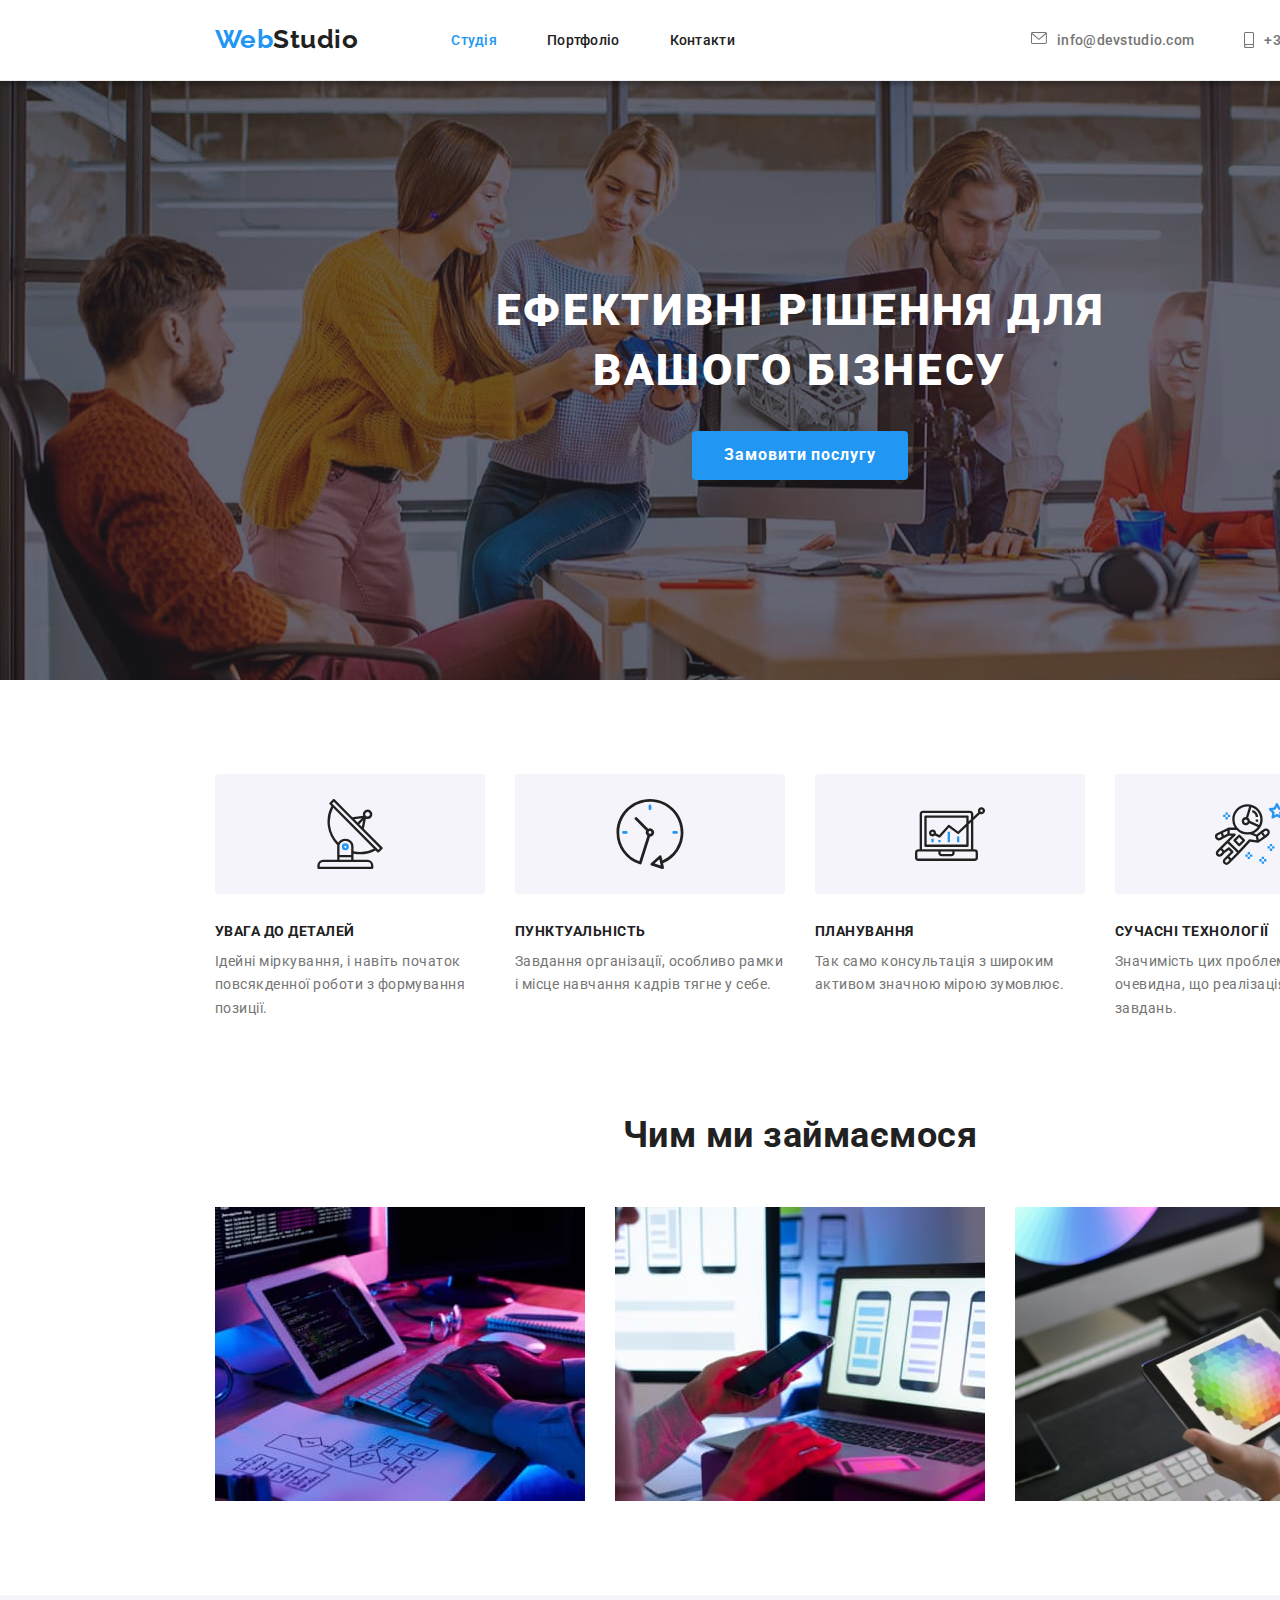
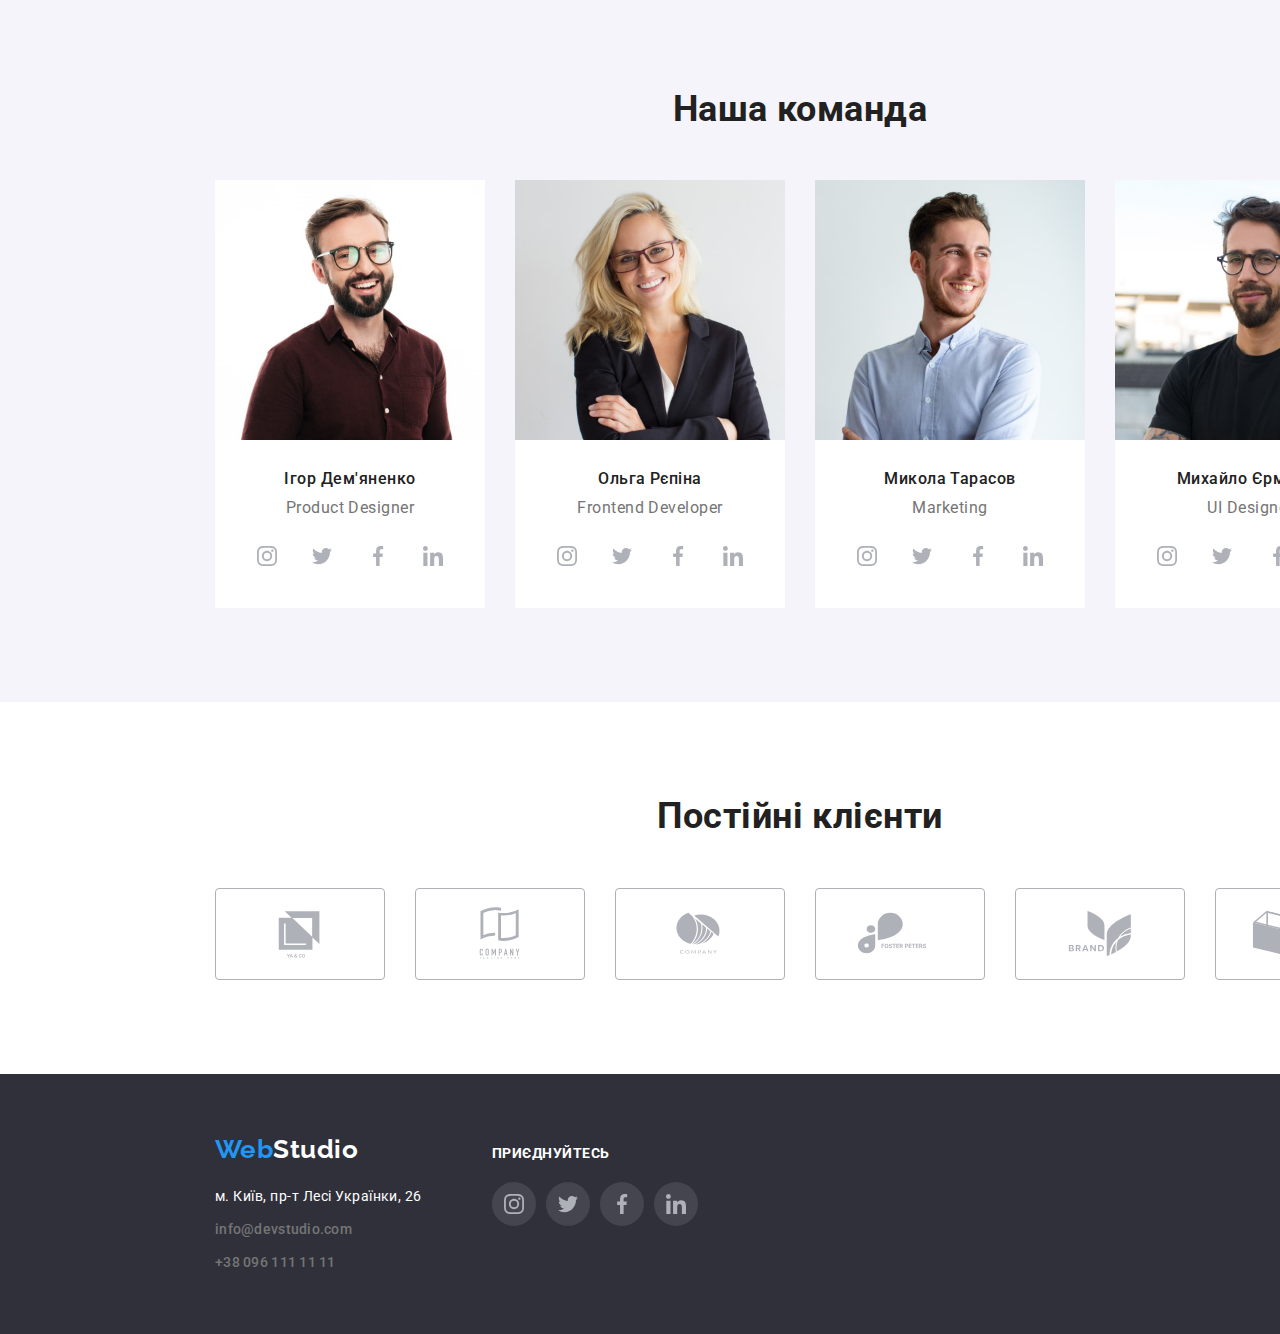
<file: index.html>
<!DOCTYPE html>
<html lang="uk">
  <head>
    <meta charset="UTF-8" />
    <meta http-equiv="X-UA-Compatible" content="IE=edge" />
    <meta name="viewport" content="width=device-width, initial-scale=1.0" />
    <link rel="preconnect" href="https://fonts.googleapis.com" />
    <link rel="preconnect" href="https://fonts.gstatic.com" crossorigin />
    <link
      href="https://fonts.googleapis.com/css2?family=Raleway:wght@700&family=Roboto:wght@400;500;700;900&display=swap"
      rel="stylesheet"
    />
    <link
      rel="stylesheet"
      href="https://cdnjs.cloudflare.com/ajax/libs/modern-normalize/1.0.0/modern-normalize.min.css"
    />
    <link rel="stylesheet" href="./css/styles.css" />
    <title>Студія</title>
  </head>
  <body>
    <!--HEADER-->

    <header class="header">
      <div class="container">
        <nav class="main_nav">
          <a class="logohead" href="./index.html"
            ><span class="logo_web">Web</span>Studio</a
          >
          <ul class="link_nav">
            <li class="link_nav_item">
              <a href="./index.html" class="link current">Студія </a>
            </li>
            <li class="link_nav_item">
              <a href="portfolio.html" class="link">Портфоліо </a>
            </li>
            <li class="link_nav_item">
              <a href="./contacts" class="link">Контакти </a>
            </li>
          </ul>
        </nav>
        <!--Adrress-->
        <ul class="adrress_ul">
          <li>
            <a href="mailto:info@devstudio.com" class="contact-link_head"
              ><svg class="header_icons mail">
                <use href="./image/symbol-defs.svg#icon-mail"></use>
              </svg>
              info@devstudio.com
            </a>
          </li>
          <li>
            <a href="tel:+380961111111" class="contact-link_head"
              ><svg class="header_icons phone">
                <use href="./image/symbol-defs.svg#icon-smartphone"></use>
              </svg>
              +38 096 111 11 11
            </a>
          </li>
        </ul>
      </div>
    </header>

    <!--MAIN-->
    <main>
      <!--Section #1-->
      <section class="section_headline">
        <div class="container">
          <h1 class="main_headline">Ефективні рішення для вашого бізнесу</h1>
          <button class="button_headline">Замовити послугу</button>
        </div>
      </section>

      <!--Section #2-->
      <section class="section_2">
        <div class="container">
          <h2 class="visually_hidden">Наші переваги</h2>
          
          <ul class="our_benefits">
            <li>
              <div class="our_benefits_icon">
                <svg class="s2_li_icon">
                <use href="./image/symbol-defs.svg#icon-antenna"></use>
              </svg>
              </div>
              <h3>Увага до деталей</h3>
              <p>
                Ідейні міркування, і навіть початок повсякденної роботи з
                формування позиції.
              </p>
            </li>

            <li>
              <div class="our_benefits_icon">
                <svg class="s2_li_icon">
                <use href="./image/symbol-defs.svg#icon-clock"></use>
              </svg>
              </div>
              <h3>Пунктуальність</h3>
              <p>
                Завдання організації, особливо рамки і місце навчання кадрів
                тягне у себе.
              </p>
            </li>

            <li>
              <div class="our_benefits_icon">
                <svg class="s2_li_icon">
                <use href="./image/symbol-defs.svg#icon-diagram"></use>
              </svg>
              </div>
              <h3>Планування</h3>
              <p>
                Так само консультація з широким активом значною мірою зумовлює.
              </p>
            </li>

            <li>
              <div class="our_benefits_icon">
                <svg class="s2_li_icon">
                <use href="./image/symbol-defs.svg#icon-astronaut"></use>
              </svg>
              </div>
              <h3>Сучасні технології</h3>
              <p>
                Значимість цих проблем настільки очевидна, що реалізація
                планових завдань.
              </p>
            </li>
          </ul>
        </div>
      </section>

      <!--Section #3-->
      <section class="section_3">
        <div class="container">
          <h2 class="section_title">Чим ми займаємося</h2>
          <ul class="ul_section_3">
            <li class="ul_section_3_item">
              <img
                src="./image/boxlaptop.jpg"
                alt="Людина працює з комп'ютером"
                width="370"
                height="294"
              />
            </li>
            <li class="ul_section_3_item">
              <img
                src="./image/imgphone.jpg"
                alt="Людина працює з телефоном"
                width="370"
                height="294"
              />
            </li>
            <li class="ul_section_3_item">
              <img
                src="./image/imgpad.jpg"
                alt="Людина працює з тачпадом"
                width="370"
                height="294"
              />
            </li>
          </ul>
        </div>
      </section>
      <!--Section #4-->
      <section class="section_4">
        <div class="container">
          <h2 class="our_team">Наша команда</h2>
          <ul class="team_list">
            <li class="team_list_item">
              <img
                src="./image/img_igor.jpg"
                alt="Ігор Дем'яненко дизайнер продукту"
                width="270"
                height="260"
              />
              <div>
                <h3>Ігор Дем'яненко</h3>
                <p>Product Designer</p>
                <ul class="our_team_socials">
                  <li>
                    <a href="www.instagram.com/accounts/login/">
                      <svg class="icon" width="44" height="44">
                        <use href="./image/symbol-defs.svg#icon-insta"></use>
                      </svg>
                    </a>
                  </li>
                  <li>
                    <a href="https://twitter.com/intent/tweet">
                      <svg class="icon" width="44" height="44">
                        <use href="./image/symbol-defs.svg#icon-twitter"></use>
                      </svg>
                    </a>
                  </li>
                  <li>
                    <a href="https://www.facebook.com/login/">
                      <svg class="icon" width="44" height="44">
                        <use href="./image/symbol-defs.svg#icon-facebook"></use>
                      </svg>
                    </a>
                  </li>
                  <li>
                    <a href="https://www.linkedin.com/login/ru">
                      <svg class="icon" width="44" height="44">
                        <use href="./image/symbol-defs.svg#icon-linkedin"></use>
                      </svg>
                    </a>
                  </li>
                </ul>
              </div>
            </li>
            <li class="team_list_item">
              <img
                src="./image/img_olga.jpg"
                alt="Ольга Рєпіна Розробник інтерфейсу"
                width="270"
                height="260"
              />
              <div>
                <h3>Ольга Рєпіна</h3>
                <p>Frontend Developer</p>
                <ul class="our_team_socials">
                  <li>
                    <a href="www.instagram.com/accounts/login/">
                      <svg class="icon" width="44" height="44">
                        <use href="./image/symbol-defs.svg#icon-insta"></use>
                      </svg>
                    </a>
                  </li>
                  <li>
                    <a href="https://twitter.com/intent/tweet">
                      <svg class="icon" width="44" height="44">
                        <use href="./image/symbol-defs.svg#icon-twitter"></use>
                      </svg>
                    </a>
                  </li>
                  <li>
                    <a href="https://www.facebook.com/login/">
                      <svg class="icon" width="44" height="44">
                        <use href="./image/symbol-defs.svg#icon-facebook"></use>
                      </svg>
                    </a>
                  </li>
                  <li>
                    <a href="https://www.linkedin.com/login/ru">
                      <svg class="icon" width="44" height="44">
                        <use href="./image/symbol-defs.svg#icon-linkedin"></use>
                      </svg>
                    </a>
                  </li>
                </ul>
              </div>
            </li>
            <li class="team_list_item">
              <img
                src="./image/img_mukola.jpg"
                alt="Микола Тарасов Маркетинг"
                width="270"
                height="260"
              />
              <div>
                <h3>Микола Тарасов</h3>
                <p>Marketing</p>
                <ul class="our_team_socials">
                  <li>
                    <a href="www.instagram.com/accounts/login/">
                      <svg class="icon" width="44" height="44">
                        <use href="./image/symbol-defs.svg#icon-insta"></use>
                      </svg>
                    </a>
                  </li>
                  <li>
                    <a href="https://twitter.com/intent/tweet">
                      <svg class="icon" width="44" height="44">
                        <use href="./image/symbol-defs.svg#icon-twitter"></use>
                      </svg>
                    </a>
                  </li>
                  <li>
                    <a href="https://www.facebook.com/login/">
                      <svg class="icon" width="44" height="44">
                        <use href="./image/symbol-defs.svg#icon-facebook"></use>
                      </svg>
                    </a>
                  </li>
                  <li>
                    <a href="https://www.linkedin.com/login/ru">
                      <svg class="icon" width="44" height="44">
                        <use href="./image/symbol-defs.svg#icon-linkedin"></use>
                      </svg>
                    </a>
                  </li>
                </ul>
              </div>
            </li>
            <li class="team_list_item">
              <img
                src="./image/img_michailo.jpg"
                alt="Михайло Єрмаков Дизайнер інтерфейсу користувача"
                width="270"
                height="260"
              />
              <div>
                <h3>Михайло Єрмаков</h3>
                <p>UI Designer</p>
                <ul class="our_team_socials">
                  <li>
                    <a href="www.instagram.com/accounts/login/">
                      <svg class="icon" width="44" height="44">
                        <use href="./image/symbol-defs.svg#icon-insta"></use>
                      </svg>
                    </a>
                  </li>
                  <li>
                    <a href="https://twitter.com/intent/tweet">
                      <svg class="icon" width="44" height="44">
                        <use href="./image/symbol-defs.svg#icon-twitter"></use>
                      </svg>
                    </a>
                  </li>
                  <li>
                    <a href="https://www.facebook.com/login/">
                      <svg class="icon" width="44" height="44">
                        <use href="./image/symbol-defs.svg#icon-facebook"></use>
                      </svg>
                    </a>
                  </li>
                  <li>
                    <a href="https://www.linkedin.com/login/ru">
                      <svg class="icon" width="44" height="44">
                        <use href="./image/symbol-defs.svg#icon-linkedin"></use>
                      </svg>
                    </a>
                  </li>
                </ul>
              </div>
            </li>
          </ul>
        </div>
      </section>

      <!--Section #5-->
      <section class="section_5">
        <div class="container">
          <h2 class="s5_headline">Постійні клієнти</h2>
          <ul class="s5_partners">
            <li>
              <a href=""
                ><svg class="s5_partners_icons">
                  <use href="./image/symbol-defs.svg#icon-Logo1"></use>
                </svg>
              </a>
            </li>
            <li>
              <a href="">
                <svg class="s5_partners_icons">
                  <use href="./image/symbol-defs.svg#icon-Logo2"></use>
                </svg>
              </a>
            </li>
            <li>
              <a href="">
                <svg class="s5_partners_icons">
                  <use href="./image/symbol-defs.svg#icon-Logo3"></use>
                </svg>
              </a>
            </li>
            <li>
              <a href="">
                <svg class="s5_partners_icons">
                  <use href="./image/symbol-defs.svg#icon-Logo4"></use>
                </svg>
              </a>
            </li>
            <li>
              <a href="">
                <svg class="s5_partners_icons">
                  <use href="./image/symbol-defs.svg#icon-Logo5"></use>
                </svg>
              </a>
            </li>
            <li>
              <a href="">
                <svg class="s5_partners_icons">
                  <use href="./image/symbol-defs.svg#icon-Logo6"></use>
                </svg>
              </a>
            </li>
          </ul>
        </div>
      </section>
    </main>

    <!--FOOTER-->
    <footer class="footer_main">
      <div class="container">
        <div class="foot_adrress_block">
          <a href="./index.html" class="footer_logo">
            <span class="footer_web">Web</span>Studio
          </a>
          <address>
            <ul class="adrress_ul_foot">
              <li>
                <a
                  href="https://goo.gl/maps/CPtrU1FHBa2aNyZL9"
                  target="_blank"
                  rel="noopener noreferrer nofollow"
                  class="footer_link"
                  >м. Київ, пр-т Лесі Українки, 26
                </a>
              </li>
              <li>
                <a href="mailto:info@devstudio.com" class="contact-link_f"
                  >info@devstudio.com</a
                >
              </li>
              <li>
                <a href="tel:+380961111111" class="contact-link_f"
                  >+38 096 111 11 11</a
                >
              </li>
            </ul>
          </address>
        </div>
        <div class="joinus_block">
          <p class="joinus_text">Приєднуйтесь</p>
          <ul class="joinus_socials">
                  <li>
                    <a href="www.instagram.com/accounts/login/">
                      <svg class="icon" width="44" height="44">
                        <use href="./image/symbol-defs.svg#icon-insta"></use>
                      </svg>
                    </a>
                  </li>
                  <li>
                    <a href="https://twitter.com/intent/tweet">
                      <svg class="icon" width="44" height="44">
                        <use href="./image/symbol-defs.svg#icon-twitter"></use>
                      </svg>
                    </a>
                  </li>
                  <li>
                    <a href="https://www.facebook.com/login/">
                      <svg class="icon" width="44" height="44">
                        <use href="./image/symbol-defs.svg#icon-facebook"></use>
                      </svg>
                    </a>
                  </li>
                  <li>
                    <a href="https://www.linkedin.com/login/ru">
                      <svg class="icon" width="44" height="44">
                        <use href="./image/symbol-defs.svg#icon-linkedin"></use>
                      </svg>
                    </a>
                  </li>
                </ul>
              </div>
            </li>
          </ul>
        </div>
      </div>
    </footer>
  </body>
</html>
</file>
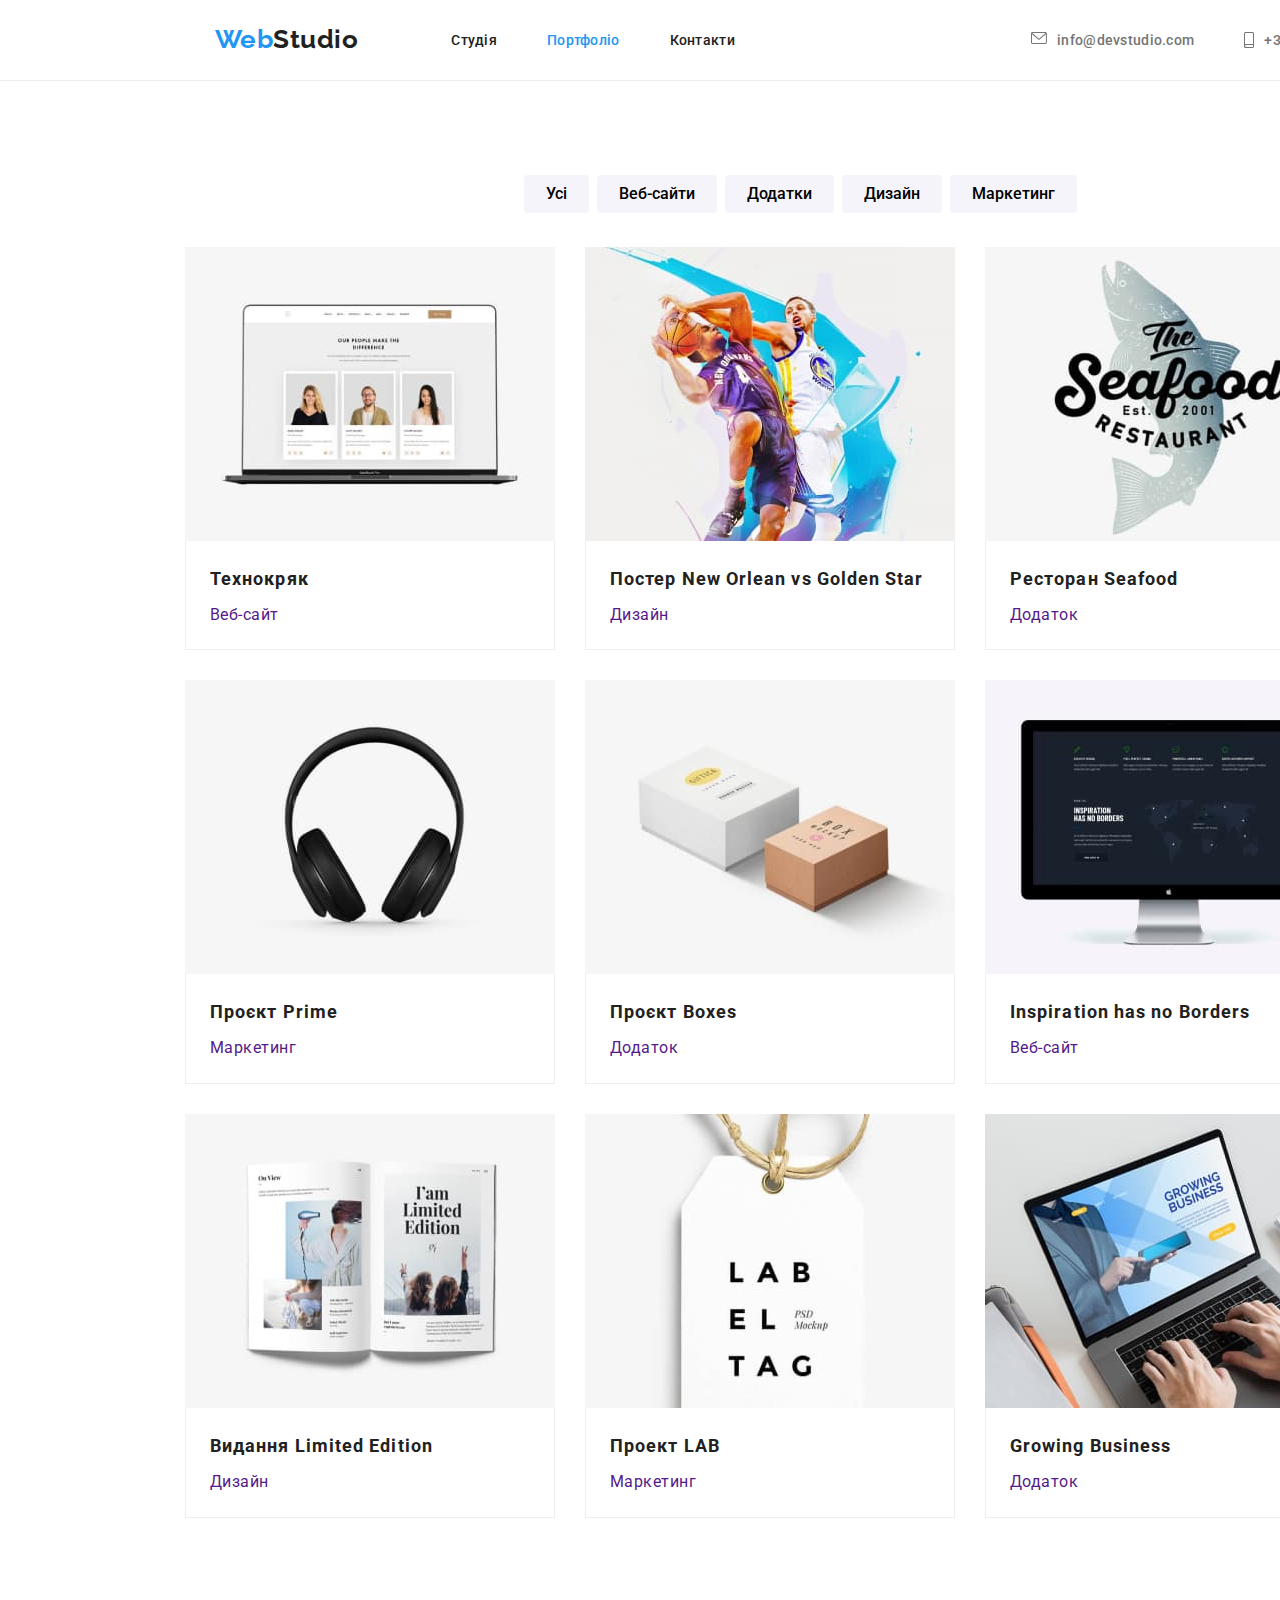
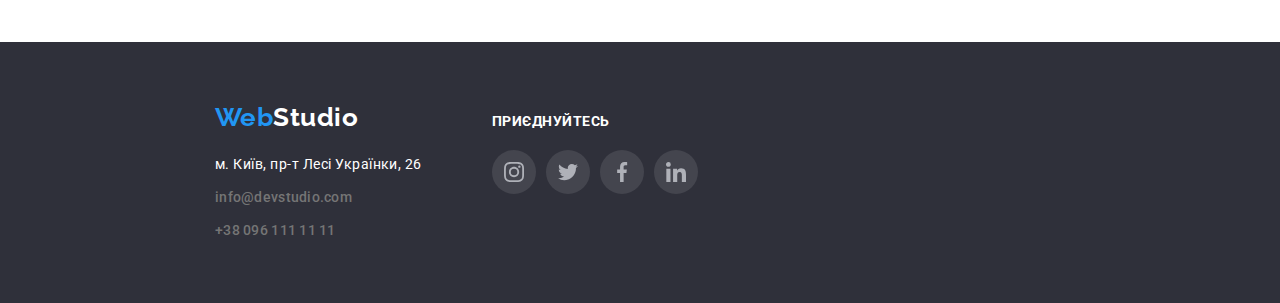
<file: portfolio.html>
<!DOCTYPE html>
<html lang="uk">
  <head>
    <meta charset="UTF-8" />
    <meta http-equiv="X-UA-Compatible" content="IE=edge" />
    <meta name="viewport" content="width=device-width, initial-scale=1.0" />
    <link rel="preconnect" href="https://fonts.googleapis.com" />
    <link rel="preconnect" href="https://fonts.gstatic.com" crossorigin />
    <link
      href="https://fonts.googleapis.com/css2?family=Raleway:wght@700&family=Roboto:wght@400;500;700;900&display=swap"
      rel="stylesheet"
    />
    <link
      rel="stylesheet"
      href="https://cdnjs.cloudflare.com/ajax/libs/modern-normalize/1.0.0/modern-normalize.min.css"
    />
    <link rel="stylesheet" href="./css/styles.css" />
    <title>Портфоліо</title>
  </head>

  <body>

    <!--HEADER-->
     <header class="header">
      <div class="container">
        <nav class="main_nav">
          <a class="logohead" href="./index.html"
            ><span class="logo_web">Web</span>Studio</a
          >
          <ul class="link_nav">
            <li class="link_nav_item">
              <a href="./index.html" class="link">Студія </a>
            </li>
            <li class="link_nav_item">
              <a href="portfolio.html" class="link current">Портфоліо </a>
            </li>
            <li class="link_nav_item">
              <a href="./contacts" class="link">Контакти </a>
            </li>
          </ul>
        </nav>
        <!--Adrress-->
        <ul class="adrress_ul">
          <li>
            <a href="mailto:info@devstudio.com" class="contact-link_head"
              ><svg class="header_icons mail">
                <use href="./image/symbol-defs.svg#icon-mail"></use>
              </svg>
              info@devstudio.com
            </a>
          </li>
          <li>
            <a href="tel:+380961111111" class="contact-link_head"
              ><svg class="header_icons phone">
                <use href="./image/symbol-defs.svg#icon-smartphone"></use>
              </svg>
              +38 096 111 11 11
            </a>
          </li>
        </ul>
      </div>
    </header>

    <!--MAIN-->
    <main>
      <!--MAIN BUTTONS-->
      <section class="section_portf_btn">
        <div class="container">
          <h1 class="visually_hidden">Портфоліо</h1>
          <ul class="pf_btn">
            <li>
              <button type="button" class="portfolio_buttons">Усі</button>
            </li>
            <li>
              <button type="button" class="portfolio_buttons">Веб-сайти</button>
            </li>
            <li>
              <button type="button" class="portfolio_buttons">Додатки</button>
            </li>
            <li>
              <button type="button" class="portfolio_buttons">Дизайн</button>
            </li>
            <li>
              <button type="button" class="portfolio_buttons">Маркетинг</button>
            </li>
          </ul>

          <!--MAIN IMG-->
          <ul class="our_jobs">
            <li>
              <a class="our_jobs_link" href=""> 
                <img
                src="./image/imglaptop(1).jpg"
                alt="Люди на моніторі ноутбука"
                width="370"
                height="294"
              />
              <div>
                <h2>Технокряк</h2>
                <p>Веб-сайт</p>
              </div>
              </a>
              
            </li>
            <li>
              <a class="our_jobs_link" href="">
                <img
                src="./image/imgbasket(1).jpg"
                alt="Люди грають в баскетбол"
                width="370"
                height="294"
              />
              <div>
                <h2>Постер New Orlean vs Golden Star</h2>
                <p>Дизайн</p>
              </div>
              </a>
              
            </li>
            <li>
              <a class="our_jobs_link" href="">
                <img
                src="./image/imgseafood(1).jpg"
                alt="Логотип ресторану Морська Їжа"
                width="370"
                height="294"
              />
              <div>
                <h2>Ресторан Seafood</h2>
                <p>Додаток</p>
              </div>
              </a>
              
            </li>
            <li>
              <a class="our_jobs_link" href="">
                <img
                src="./image/imgheadphones(1).jpg"
                alt="Чорні навушники"
                width="370"
                height="294"
              />
              <div>
                <h2>Проєкт Prime</h2>
                <p>Маркетинг</p>
              </div>
              </a>
              
            </li>
            <li>
              <a class="our_jobs_link" href="">
                <img
                src="./image/imgprojectbox(1).jpg"
                alt="Дві коробки з проектами"
                width="370"
                height="294"
              />
              <div>
                <h2>Проєкт Boxes</h2>
                <p>Додаток</p>
              </div>
              </a>
              
            </li>
            <li>
              <a class="our_jobs_link" href="">
                <img
                src="./image/imgmacohno(1).jpg"
                alt="Інформація на моніторі"
                width="370"
                height="294"
              />
              <div>
                <h2>Inspiration has no Borders</h2>
                <p>Веб-сайт</p>
              </div>
              </a>
              
            </li>
            <li>
              <a class="our_jobs_link" href="">
                <img
                src="./image/imgbook(1).jpg"
                alt="Книга з рекламою"
                width="370"
                height="294"
              />
              <div>
                <h2>Видання Limited Edition</h2>
                <p>Дизайн</p>
              </div>
              </a>
              
            </li>
            <li>
              <a class="our_jobs_link" href="">
                <img
                src="./image/imglabel(1).jpg"
                alt="Етикетка"
                width="370"
                height="294"
              />
              <div>
                <h2>Проект LAB</h2>
                <p>Маркетинг</p>
              </div>
              </a>
              
            </li>
            <li>
              <a class="our_jobs_link" href="">
                <img
                src="./image/imgsmallpc(1).jpg"
                alt="Людина працює на ноутбуці"
                width="370"
                height="294"
              />
              <div>
                <h2>Growing Business</h2>
                <p>Додаток</p>
              </div>
              </a>
              
            </li>
          </ul>
        </div>
      </section>
    </main>

    <!--FOOTER-->
    <footer class="footer_main">
      <div class="container">
        <div class="foot_adrress_block">
          <a href="./index.html" class="footer_logo">
            <span class="footer_web">Web</span>Studio
          </a>
          <address>
            <ul class="adrress_ul_foot">
              <li>
                <a
                  href="https://goo.gl/maps/CPtrU1FHBa2aNyZL9"
                  target="_blank"
                  rel="noopener noreferrer nofollow"
                  class="footer_link"
                  >м. Київ, пр-т Лесі Українки, 26
                </a>
              </li>
              <li>
                <a href="mailto:info@devstudio.com" class="contact-link_f"
                  >info@devstudio.com</a
                >
              </li>
              <li>
                <a href="tel:+380961111111" class="contact-link_f"
                  >+38 096 111 11 11</a
                >
              </li>
            </ul>
          </address>
        </div>
        <div class="joinus_block">
          <p class="joinus_text">Приєднуйтесь</p>
          <ul class="joinus_socials">
                  <li>
                    <a href="www.instagram.com/accounts/login/">
                      <svg class="icon" width="44" height="44">
                        <use href="./image/symbol-defs.svg#icon-insta"></use>
                      </svg>
                    </a>
                  </li>
                  <li>
                    <a href="https://twitter.com/intent/tweet">
                      <svg class="icon" width="44" height="44">
                        <use href="./image/symbol-defs.svg#icon-twitter"></use>
                      </svg>
                    </a>
                  </li>
                  <li>
                    <a href="https://www.facebook.com/login/">
                      <svg class="icon" width="44" height="44">
                        <use href="./image/symbol-defs.svg#icon-facebook"></use>
                      </svg>
                    </a>
                  </li>
                  <li>
                    <a href="https://www.linkedin.com/login/ru">
                      <svg class="icon" width="44" height="44">
                        <use href="./image/symbol-defs.svg#icon-linkedin"></use>
                      </svg>
                    </a>
                  </li>
                </ul>
              </div>
            </li>
          </ul>
        </div>
      </div>
    </footer>
  </body>
</html>
</file>
<file: css/styles.css>
:root {
    --brand_style: #2196f3;
    --color_white: #FFFFFF;
    --color_grey: #757575;
    --color_black: #212121;
    --background_footer: #2F303A;
    --blue_button: #188CE8;
    --background_grey: #F5F4Fa;
    --social_text: #AFB1B8;
}

h1,h2,h3 {
    margin: 0px;
}

p {
    margin: 0px;
}

img {
    display: block;
}


/* --Body-- */

body {
    font-family: 'Roboto', sans-serif;
    color: var(--color_grey);
    background-color: var(--color_white);
    letter-spacing: 0.03em;
    width: 1600px;
}

a {
    text-decoration: none;
}

ul {
    list-style-type: none;
    padding-inline-start: 0px;
    margin: 0px;
}

.visually_hidden {
    position: absolute;
    white-space: nowrap;
    width: 1px;
    height: 1px;
    overflow: hidden;
    border: 0;
    padding: 0;
    clip: rect(0 0 0 0);
    clip-path: inset(50%);
    margin: -1px;
}


.container {
    width: 1200px;
    /*outline: 2px solid red;*/
    margin-left: auto;
    margin-right: auto;
    padding-left: 15px;
    padding-right: 15px;
    
}


/* --Header-- */
.header .container {
    display: flex;
    align-items: center;
}

.header {
    background-color: var(--color_white);
    border-bottom: 1px solid #ECECEC;
}

.main_nav{
    
    display: flex;
    align-items: center;
    margin-right: auto;

    
}
.logohead {
font-family: 'Raleway';
    font-weight: 700;
    font-size: 26px;
    line-height: 1.20;
    color: var(--color_black);
    text-decoration: none;
    cursor: pointer;
    margin-right: 93px;
    padding-top: 24px;
    padding-bottom: 24px;
}

.logo_web {
    color: var(--brand_style);
    
}
.link_nav {
    display: flex;
    margin-right: auto;
    
}

.link_nav  a {
    display: inline-block; 
    font-weight: 500;
    font-size: 14px;
    line-height: 1.15;
    letter-spacing: 0.02em;
    color: var(--color_black);
    cursor: pointer;
    padding: 32px 0 32px 0;
}

.link_nav_item {
    margin-right: 50px;
    
    
}
.link_nav_item:last-child {
    margin-right: 0px;
}



.contact-link_head {
    display: flex;
    font-style: normal;
    font-weight: 500;
    font-size: 14px;
    line-height: 1.15;
    letter-spacing: 0.02em;
    color: var(--color_grey);
    cursor: pointer;
    padding: 32px 0 32px 0;
    
}
.adrress_ul {
    display: flex;
    
}

.adrress_ul li {
    margin-right: 50px;
}

.adrress_ul li:last-child {
    margin-right: 0px;
}


.link:hover,
.link:focus {
    color: var(--brand_style);
}

.contact-link_head:hover,
.contact-link_head:focus {
    color: var(--brand_style);
    
}

.link_nav .link.current {
    color: var(--brand_style);
}


/* HEADER Icons*/
.header_icons {
    margin-right: 10px;
}
.mail {
    width: 16px;
    height: 12px;
    fill: currentColor;
}
.phone {
    width: 10px;
    height: 16px;
    fill: currentColor;
}
.adrress_ul li {
    display: flex;
    align-items: center;
}


/* MAIN*/

/* Section #1*/

.section_headline {
    background: var(--background_grey);
    padding-top: 200px;
    padding-bottom: 200px;
    background-image: linear-gradient(to top,
        rgba(47, 48, 58, 0.4),
        rgba(47, 48, 58, 0.4)),
    url("../image/Hero_img.jpg");
    

    box-shadow: inset 0px 4px 4px rgba(0, 0, 0, 0.25);
}


.main_headline {
    font-weight: 900;
    font-size: 44px;
    line-height: 1.36;
    text-align: center;
    letter-spacing: 0.06em;
    text-transform: uppercase;
    color: var(--color_white);
    width: 700px;
    margin-left: auto;
    margin-right: auto;
    margin-bottom: 30px; 
}

.button_headline {
     
        font-weight: 700;
        font-size: 16px;
        line-height: 1.8;
        align-items: center;
        text-align: center;
        letter-spacing: 0.06em;
        color: var(--color_white);
        background-color: var(--brand_style);
        cursor: pointer;
        border: none;
        border-radius: 4px;
        padding: 10px 32px 10px 32px;
        margin-left: auto;
        margin-right: auto;
        display: block;
        


        
        
        
}

.button_headline:hover,
.button_headline:focus {
    color: var(--color_white);
    background: var(--blue_button);
        box-shadow: 0px 4px 4px rgba(0, 0, 0, 0.15);
        border-radius: 4px;
        border: none;
}




/* Section #2*/

.section_2 {
    padding-top: 94px;
    padding-bottom: 94px;
}

.our_benefits {
    display: flex;
    margin-top: 0px;
    margin-bottom: 0px;
}

/* ---Section icons---*/

.our_benefits_icon {
    display: flex;
    justify-content: center;
    align-items: center;
    width: 270px;
    height: 120px;
    background-color: var(--background_grey);
    border-radius: 4px;
    margin-bottom: 30px;
}

.our_benefits_icon li {
    display: block;
    width: 270px;
    padding: 25px 100px 25px 100px;
    margin-bottom: 30px;
    background-color: #F5F4FA;
    border-radius: 4px;
}

.our_benefits_icon li:not(:last-child) {
    margin-right: 30px;
}

.s2_li_icon {
    width: 70px;
    height: 70px;
}


/* ------ */

.our_benefits h3 {
     
    font-weight: 700;
    font-size: 14px;
    line-height: 1.14;
    text-transform: uppercase;
    color: var(--color_black);
    text-align: start;
    margin-bottom: 10px;
}
.our_benefits p {
   
        width: 270px;
        font-weight: 400;
        font-size: 14px;
        line-height: 1.7;
        /* or 171% */
        margin: 0px;
        
}

.our_benefits li:not(:last-child) {
margin-right: 30px;
}

.our_benefits li {
    width: 270px;
}



/* Section #3*/

.section_3 {
    display: flex;
    flex-direction: column; 
    padding-bottom: 94px;
}

.ul_section_3 {
    display: flex;
    margin: 0;
}


.ul_section_3_item {
    margin-right: 30px;
}

.ul_section_3_item:last-child {
    margin-right: 0px;
}



.section_title {
    width: 366px;
    margin-left: auto;
    margin-right: auto;
    margin-bottom: 50px;
    
}

.section_title,
.our_team {
         
        font-weight: 700;
        font-size: 36px;
        line-height: 1.16;
        text-align: center;
        color: var(--color_black);
}

/* Section #4*/

.section_4 {
    background-color: var(--background_grey);
    padding: 94px 0px 94px 0px;    
    
}

.our_team {
    width: 264px;
    margin: 0 auto 50px auto;

}

.team_list {
    display: flex;
    margin: 0;
    
}

.team_list_item {
    margin-right: 30px;
}

.team_list_item h3 {
    margin-bottom: 10px;
}

.team_list_item div {
    padding: 30px;
}

.team_list_item:last-child {
    margin-right: 0px;
}

ul h3 {
        font-weight: 500;
        font-size: 16px;
        line-height: 1.18;
        text-align: center;
        color: var(--color_black);
}

.team_list p {
     
        font-weight: 400;
        font-size: 16px;
        line-height: 1.18;
        /* identical to box height */
        text-align: center;
        margin-bottom: 16px;
}

.team_list li {
    background: var(--color_white);
    
}

/*---Section 4 icons---*/

.our_team_socials {
    display: flex;
    justify-content: space-between;
}


.our_team_socials a {
    background-color: var(--color_white);
    border-radius: 50%;
    height: 44px;
    width: 44px;
    color:var(--social_text);
    display: flex;
    justify-content: center;
    align-items: center;
}

.icon {
    fill: currentColor;
    width: 20px;
    height: 20px;
}

.our_team_socials a:hover,
.our_team_socials a:focus {
    background-color: var(--brand_style);
    color: var(--color_white);
}



/* ----- */

/*---Section 5---*/
.section_5 {
    background-color: var(--color_white);
    padding: 94px 0px 94px 0px;;
}

.s5_headline {
    width: 297px;
    margin: 0px auto 50px auto;
    font-weight: 700;
    font-size: 36px;
    line-height: 1.16;
    text-align: center;
    color: var(--color_black);
}

.s5_partners {
    display: flex;
}

.s5_partners a {
    display: flex;
    align-items: center;
    justify-content: center;
    width: 170px;
    height: 92px;
    background-color: inherit;
    border: 1px solid #AFB1B8;
    border-radius: 4px;
    background-color: var(--color_white);
    color: var(--social_text);
}


.s5_partners > li:not(:last-child) {
   margin-right: 30px;
}

/* --- Section 5 icons ---*/

.s5_partners_icons {
    width: 106px;
    height: 60px;
    fill: currentColor;
}

.s5_partners a:hover,
.s5_partners a:focus {
    border-color:var(--brand_style);
    color: var(--brand_style);
}




/*--Portfolio--*/
.section_portf_btn {
    padding: 94px 0px 94px 0px;
    

}
.pf_btn {
display: flex;
margin: 0px auto 34px auto;
justify-content: center;
}

.pf_btn li {
margin-right: 8px;
}
.pf_btn li:last-child {
    margin-right: 0;
}

.portfolio_buttons {
    font-family: inherit;
    font-weight: 500;
    font-size: 16px;
    line-height: 1.6;
    /* identical to box height, or 162% */
    text-align: center;
    cursor: pointer;
    background: var(--background_grey);
    border-radius: 4px;
    border: none;
    padding: 6px 22px 6px 22px;
    width: max-content;
    
}


.portfolio_buttons:hover,
.portfolio_buttons:focus {
    color: var(--color_white);
    background: var(--brand_style);
        /* shadow-middle */
        box-shadow: 0px 3px 1px rgba(0, 0, 0, 0.1), 0px 1px 2px rgba(0, 0, 0, 0.08), 0px 2px 2px rgba(0, 0, 0, 0.12);
        border-radius: 4px;
}
.our_jobs {
    background-color: var(--color_white);
    display: flex;
    flex-wrap: wrap;
    margin-left: -30px;
    margin-right: -30px;
}

.our_jobs li {
    margin: 0px 30px 30px 0px;
}


.our_jobs img {
    display: block;
    max-width: 100%;
    height: auto;
}

.our_jobs div {
    padding: 20px 24px 20px 24px;
    border: 1px solid #EEEEEE;
    border-top: transparent;
}

.our_jobs h2 {
    
     
        font-weight: 700;
        font-size: 18px;
        line-height: 2;
        /* identical to box height, or 200% */
        letter-spacing: 0.06em;
        color: var(--color_black);
        margin-bottom: 4px;
}

.our_jobs p {
     
        font-weight: 400;
        font-size: 16px;
        line-height: 1.8;
        /* identical to box height, or 188% */

}
.our_jobs_link {
    display: block; 
}

.our_jobs_link:hover,
.our_jobs_link:focus {
    display: block;
    box-shadow: 0px 1px 1px rgba(0, 0, 0, 0.12), 0px 4px 4px rgba(0, 0, 0, 0.06), 1px 4px 6px rgba(0, 0, 0, 0.16);
    /*background-color: var(--brand_style);*/
}


/* --Footer--*/
.footer_main {
    padding-top: 60px;
    padding-bottom: 60px;
    background-color: var(--background_footer);
}

.footer_logo {
    font-family: 'Raleway';
    font-weight: 700;
    font-size: 26px;
    line-height: 1.20;
    /* identical to box height */
    color: var(--color_white);
    margin-bottom: 20px;
    display: inline-block;
}

.footer_web {
    color: var(--brand_style);
}

.adrress_ul_foot li {
    margin-bottom: 9px;
    padding: 0;
}

.adrress_ul_foot li:last-child {
    margin-bottom: 0px;
}

.adrress_ul_foot {
    margin: 0;
}

.contact-link_f {
    font-style: normal;
        font-weight: 500;
        font-size: 14px;
        line-height: 1.15;
        letter-spacing: 0.02em;
        color: var(--color_grey);
        cursor: pointer;
}

.contact-link_f:hover,
.contact-link_f:focus {
    color: var(--brand_style);
}


.footer_main,
.footer_link {
        font-style: normal;
        font-weight: 400;
        font-size: 14px;
        line-height: 1.7;
        /* or 171% */
        color: var(--color_white);
}

.footer_link:hover,
.footer_link:focus {
    color: var(--brand_style);
}

.footer_main .container {
    display: flex;
    align-items: baseline;
}

.foot_adrress_block {
    margin-right: 70px;
}

/* ---Join us div---*/
.joinus_text {
    font-weight: 700;
        font-size: 14px;
        line-height: 1.14;
        text-transform: uppercase;
        margin-bottom: 20px;
}

.joinus_block {
    width: 206px;
}
.joinus_socials {
    display: flex;
    justify-content: space-between;
}

.joinus_socials a {
    background-color: rgba(255, 255, 255, 0.1);
    border-radius: 50%;
    height: 44px;
    width: 44px;
    color: var(--social_text);
    display: flex;
    justify-content: center;
    align-items: center;
}

.joinus_socials a:hover,
.joinus_socials a:focus {
    background-color: var(--brand_style);
    color: var(--color_white);
}
</file>
